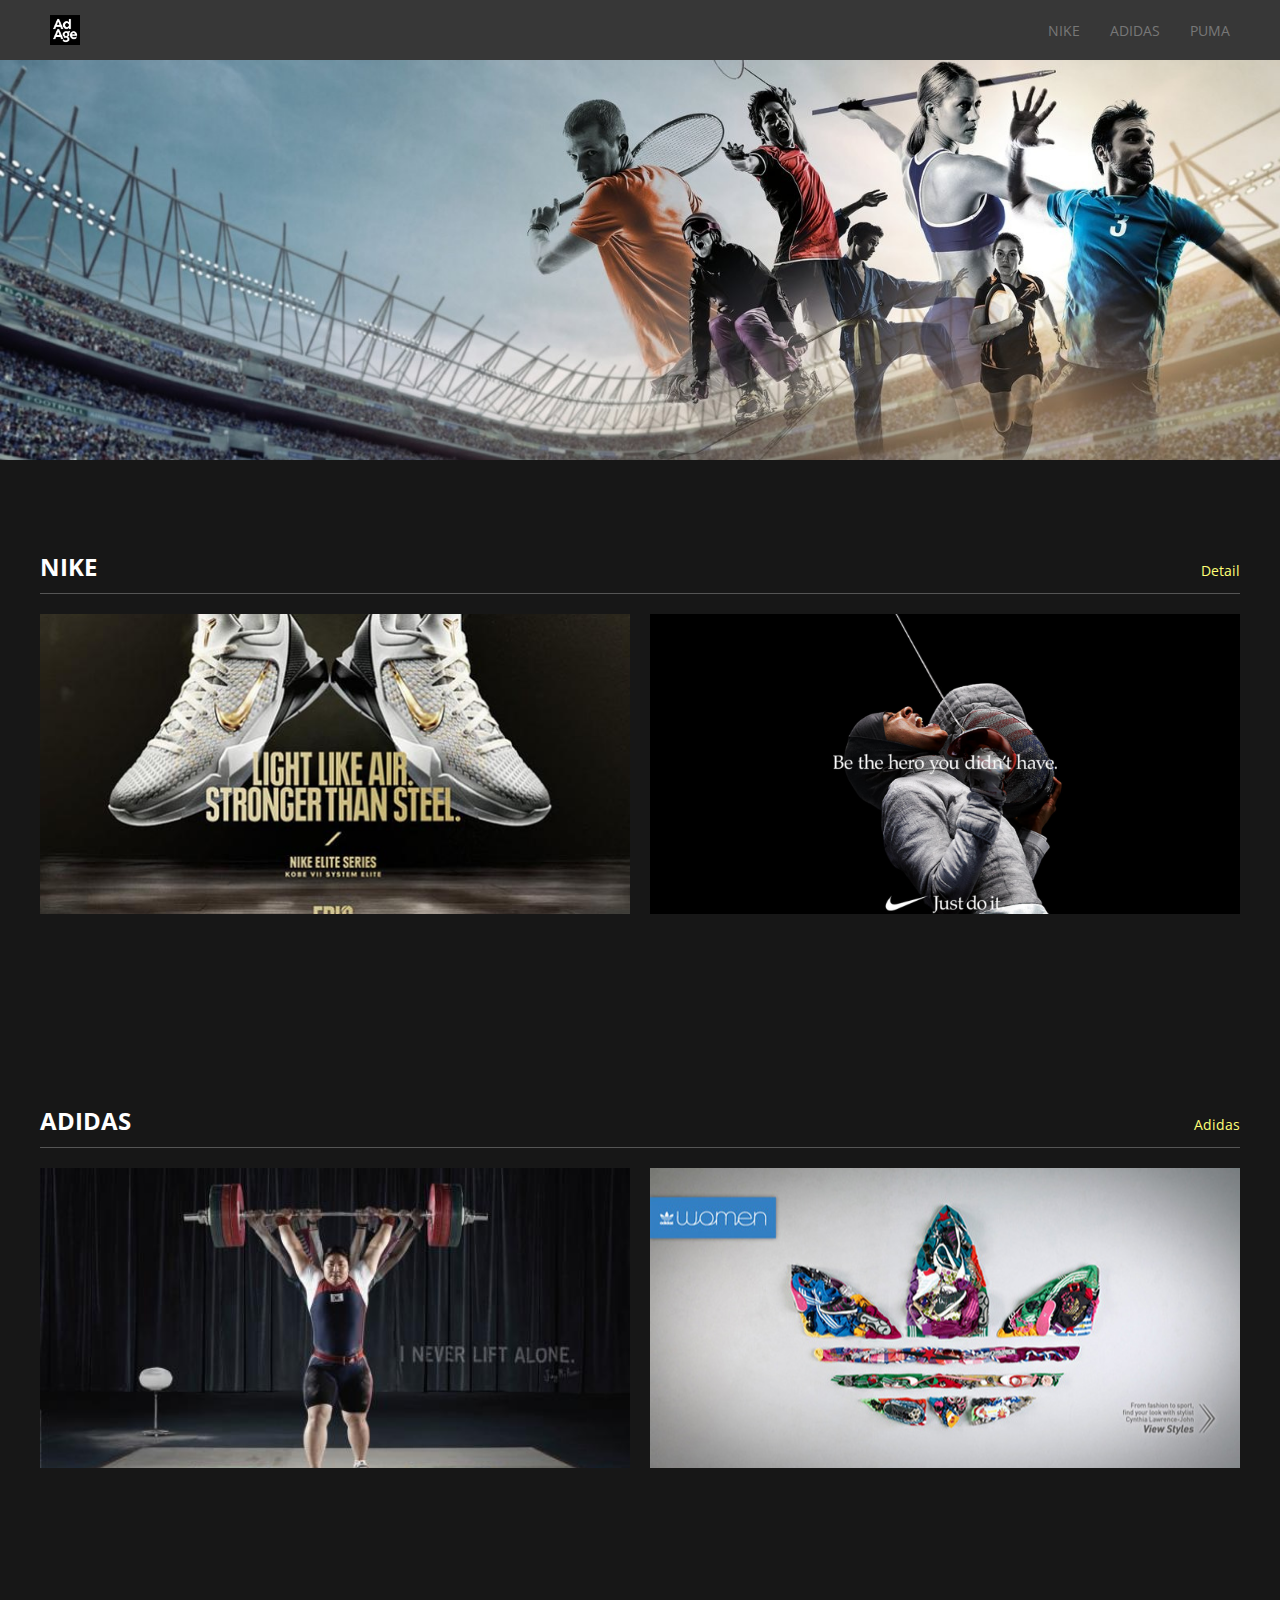
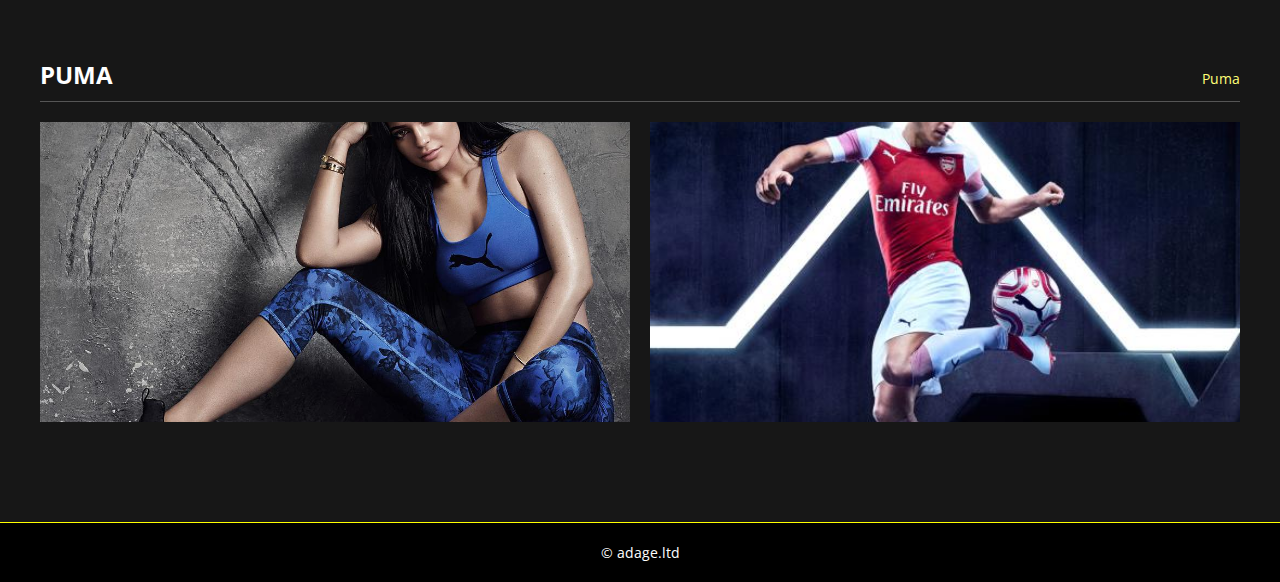
<file: index.html>
<!DOCTYPE html>
<html lang="en">
<head>
    <meta charset="UTF-8">
    <meta http-equiv="X-UA-Compatible" content="IE=edge">
    <meta name="viewport" content="width=device-width, initial-scale=1.0">
    <title>Hash_MainPage(index.html)</title>
    <link rel="shortcut icon" href="./img/logo.png" type="image/x-icon">
    <link rel="stylesheet" href="./css/common.css">
    <link rel="stylesheet" href="./css/common_res.css">
    <link rel="stylesheet" href="./css/index.css">
    <link rel="stylesheet" href="./css/index_res.css">
</head>
<body>
    <header>
        <div class="wrap">
            <div class="logo">
                <a href="./"><img src="./img/logo.png" alt="AdAge logo"></a>
            </div>
            <div class="resBtn">
                <ul>
                    <li class="menuBtn"><img src="./img/menu.svg" alt=""></li>
                    <li class="closeBtn"><img src="./img/close.svg" alt=""></li>
                </ul>
            </div>
            <nav>
                <ul>
                    <li><a href="./sub.html#nike">nike</a></li>
                    <li><a href="./sub.html#adidas">adidas</a></li>
                    <li><a href="./sub.html#puma">puma</a></li>
                </ul>
            </nav>
        </div>
    </header>
    

    <main></main>

    <section id="cont_01">
        <div class="wrap">
            <div class="title">
                <h3>nike</h3>
                <a href="./sub.html#nike">detail</a>
            </div>
            <div class="cont">
                <div></div>
                <div></div>
            </div>
        </div>
    </section>

    <section id="cont_02">
        <div class="wrap">
            <div class="title">
                <h3>adidas</h3>
                <a href="./sub.html#adidas">adidas</a>
            </div>
            <div class="cont">
                <div></div>
                <div></div>
            </div>
        </div>
    </section>

    
    <section id="cont_03">
        <div class="wrap">
            <div class="title">
                <h3>puma</h3>
                <a href="./sub.html#puma">puma</a>
            </div>
            <div class="cont">
                <div></div>
                <div></div>
            </div>
        </div>
    </section>


    <footer>
        <p>&copy; adage.ltd</p>
    </footer>

    <script src="./js/common.js"></script>
    <script src="./js/index.js"></script>
</body>
</html>
</file>
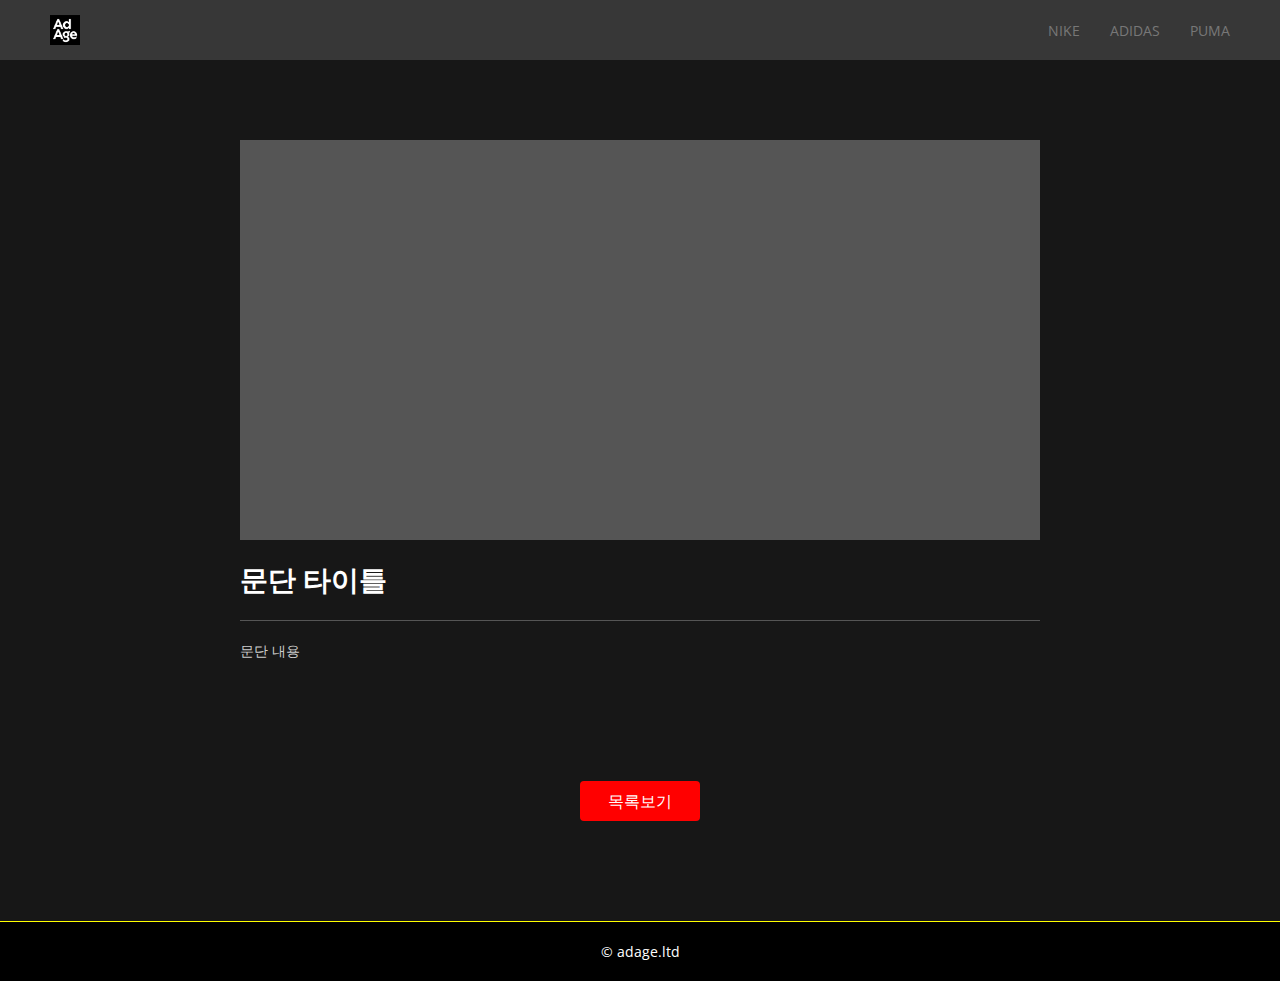
<file: detail.html>
<!DOCTYPE html>
<html lang="en">
<head>
    <meta charset="UTF-8">
    <meta http-equiv="X-UA-Compatible" content="IE=edge">
    <meta name="viewport" content="width=device-width, initial-scale=1.0">
    <title>Hash_DetailPage(detail.html)</title>
    <link rel="shortcut icon" href="./img/logo.png" type="image/x-icon">
    <link rel="stylesheet" href="./css/common.css">
    <link rel="stylesheet" href="./css/common_res.css">
    <link rel="stylesheet" href="./css/detail.css">
    <link rel="stylesheet" href="./css/detail_res.css">
</head>
<body>
    <header>
        <div class="wrap">
            <div class="logo">
                <a href="./"><img src="./img/logo.png" alt="AdAge logo"></a>
            </div>
            <div class="resBtn">
                <ul>
                    <li class="menuBtn"><img src="./img/menu.svg" alt=""></li>
                    <li class="closeBtn"><img src="./img/close.svg" alt=""></li>
                </ul>
            </div>
            <nav>
                <ul>
                    <li><a href="./sub.html#nike">nike</a></li>
                    <li><a href="./sub.html#adidas">adidas</a></li>
                    <li><a href="./sub.html#puma">puma</a></li>
                </ul>
            </nav>
        </div>
    </header>

    <section id="cont">
        <div class="wrap">
            <div class="ad_img"></div>
            <h3>문단 타이틀</h3>
            <p>문단 내용</p>
        </div>
    </section>

    <div class="history">
        <button>목록보기</button>
    </div>



    <footer>
        <p>&copy; adage.ltd</p>
    </footer>
    
    <script src="./js/common.js"></script>
    <script src="./js/detail.js"></script>
</body>
</html>
</file>
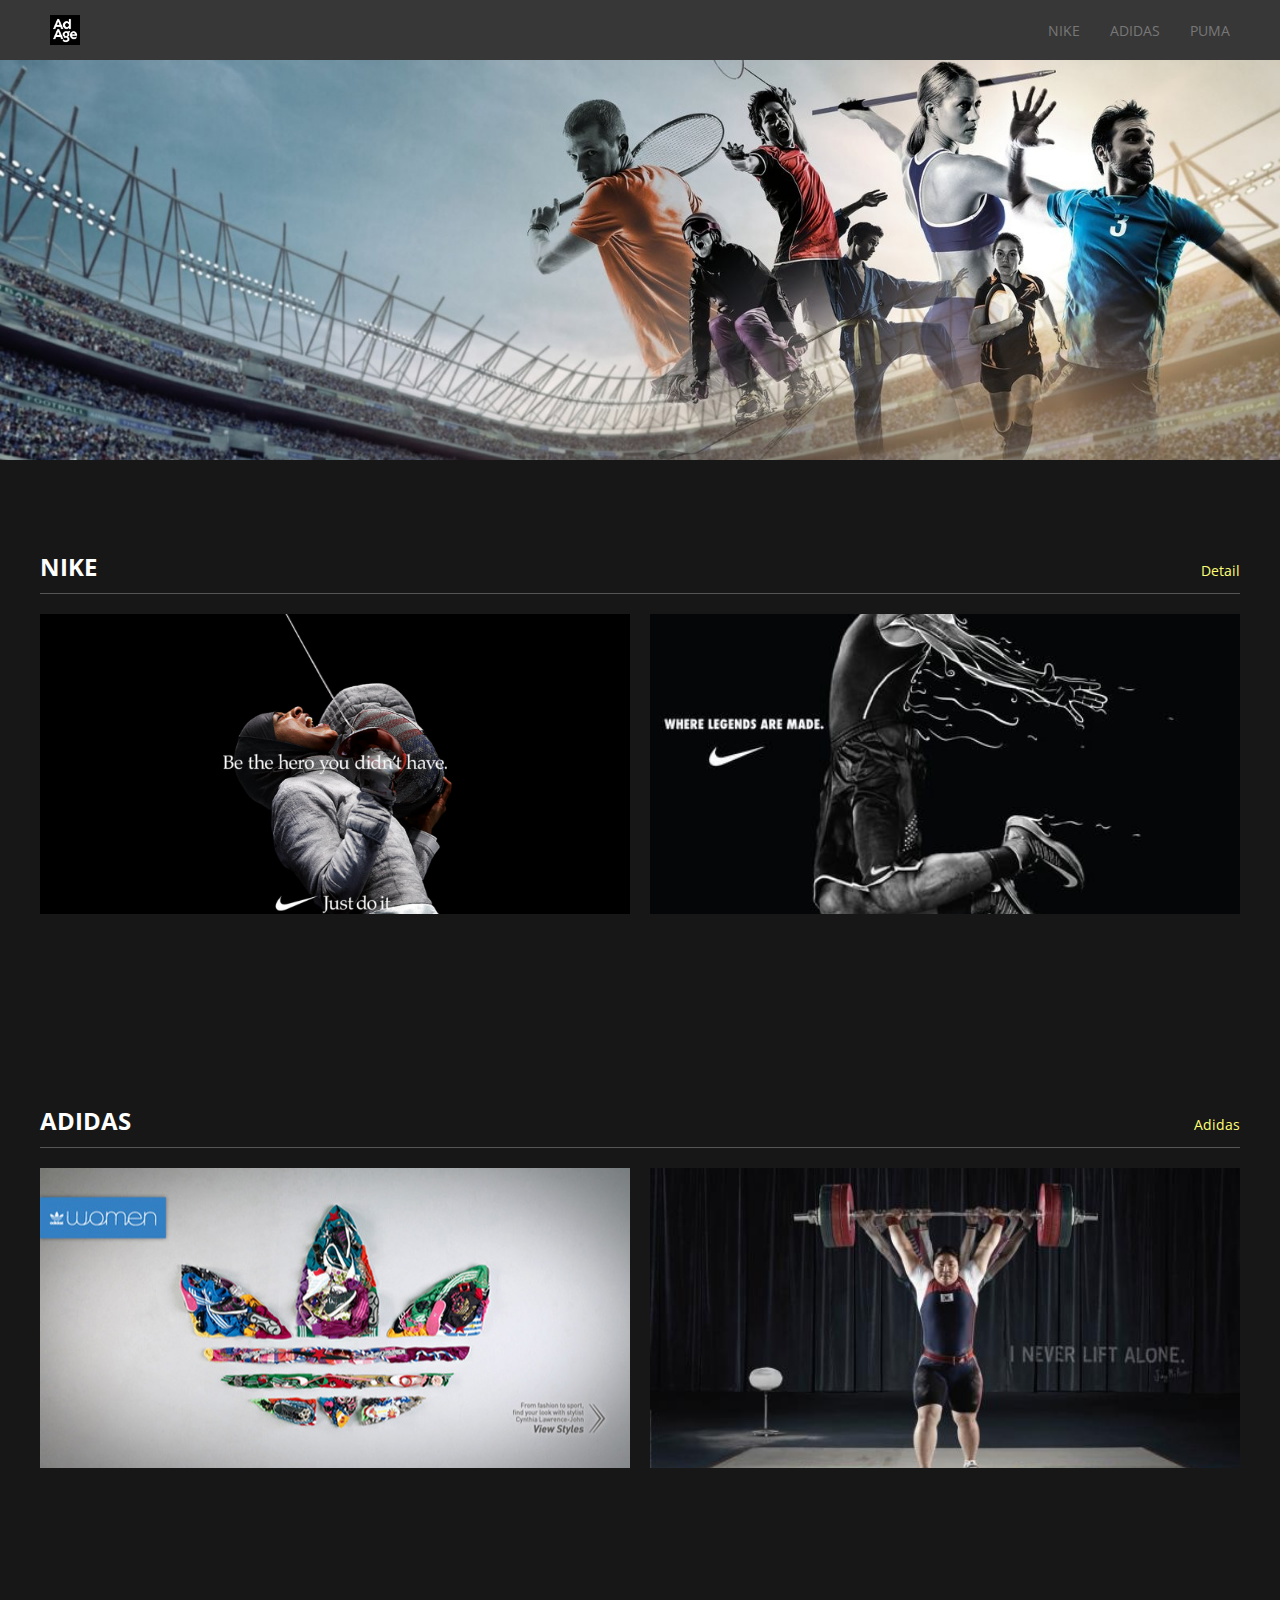
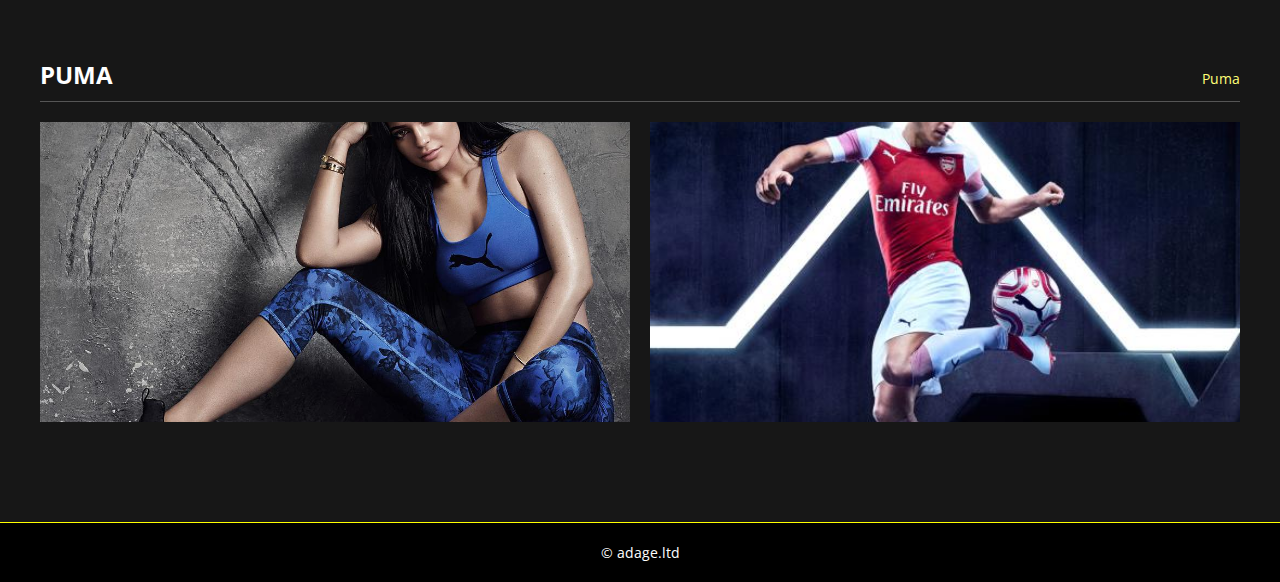
<file: sub.html>
<!DOCTYPE html>
<html lang="en">
<head>
    <meta charset="UTF-8">
    <meta http-equiv="X-UA-Compatible" content="IE=edge">
    <meta name="viewport" content="width=device-width, initial-scale=1.0">
    <title>Hash_SubPage(sub.html)</title>
    <link rel="shortcut icon" href="./img/logo.png" type="image/x-icon">
    <link rel="stylesheet" href="./css/common.css">
    <link rel="stylesheet" href="./css/common_res.css">
    <link rel="stylesheet" href="./css/sub.css">
    <link rel="stylesheet" href="./css/sub_res.css">
</head>
<body>
    <header>
        <div class="wrap">
            <div class="logo">
                <a href="./"><img src="./img/logo.png" alt="AdAge logo"></a>
            </div>
            <div class="resBtn">
                <ul>
                    <li class="menuBtn"><img src="./img/menu.svg" alt=""></li>
                    <li class="closeBtn"><img src="./img/close.svg" alt=""></li>
                </ul>
            </div>
            <nav>
                <ul>
                    <li rel="nike"><a href="#nike">nike</a></li>
                    <li rel="adidas"><a href="#adidas">adidas</a></li>
                    <li rel="puma"><a href="#puma">puma</a></li>
                </ul>
            </nav>
        </div>
    </header>
    <main></main>
    <section id="cont">
        <div class="wrap">
            <div class="title">
                <h3>nike</h3>
            </div>
            <div class="cont">
                <div></div>
                <div></div>
                <div></div>
                <div></div>
            </div>
        </div>
    </section>

    <footer>
        <p>&copy; adage.ltd</p>
    </footer>






    <script src="./js/common.js"></script>
    <script src="./js/sub.js"></script>
</body>
</html>
</file>
<file: css/common.css>
/*common.css*/
/*공통요소*/
@charset "utf-8";
@import url('https://fonts.googleapis.com/css2?family=Open+Sans:wght@300;400;500;600;700&display=swap');

*{box-sizing: border-box; font-family: 'Open Sans', sans-serif;}
html, body{margin: 0; padding: 0;}
h1, h2, h3, h4, h5, h6, p{margin: 0;}
ul, ol{margin: 0; padding: 0; list-style: none;}
a{text-decoration: none;}

body{background-color: #171717;}


/*header*/
header{height: 60px; background-color: #373737;}
header .wrap{
    width: 1200px;
    margin: 0 auto;
    height: 100%;
    padding: 0 10px;
    display: flex;
    flex-wrap: wrap;
    justify-content: space-between;
    align-items: center;
    position: relative;
}
header .wrap .logo{}
header .wrap .logo a{}
header .wrap .logo a img{display: block; height: 30px;}

header .wrap nav{}
header .wrap nav ul{display: flex; flex-wrap: wrap;}
header .wrap nav ul li{margin: 0 15px;}
header .wrap nav ul li:last-child{margin-right: 0;}
header .wrap nav ul li a{
    display: block; 
    text-transform: uppercase;
    color:#777;
    font-size: 14px;
}
header .wrap nav ul li:hover a{color:#ff0;}

/*footer*/
footer{width: 100%;}
footer p{
    padding: 20px 0; 
    background-color: #000;
    border-top: 1px solid #ff0;
    color:#fff;
    font-size: 14px;
    text-align: center;
}
</file>
<file: css/common_res.css>
/*common_res.css*/
@charset "utf-8";
.resBtn{display: none;}

@media (max-width : 1199px){
    header .wrap{width: 100%;}
}
@media (max-width : 767px){
    body.showMenu{overflow-y: hidden;}

    .resBtn{
        position: absolute;
        display: block;
        top: 0;
        right: 0;
        width: 60px; height: 60px;
    }
    .resBtn.active{position: fixed; z-index: 2;}
    .resBtn ul{}
    .resBtn ul li{
        position: absolute; 
        top: 50%; left: 50%; 
        transform: translate(-50%, -50%);
    }

    .resBtn ul li img{
        display: block; 
        height: 30px; 
        cursor: pointer;
    }
    .resBtn ul li:first-child img{}
    .resBtn ul li:last-child img{display: none;}

    .resBtn.active ul li:first-child img{display: none;}
    .resBtn.active ul li:last-child img{display: block;}

    header .wrap nav{
        position: fixed; top: 0; left: 0;
        width: 100%; height: 100%;
        background-color: rgba(255, 255, 255, 0.75);
        transform: translateY(-100%);
        z-index: 1;
    }
    header .wrap nav.active{
        transform: translateY(0%);
        transition: transform 0.5s;
    }
    header .wrap nav ul{
        width: 100%; height: 100%;
        flex-direction: column;
        align-items: center;
        justify-content: center;
    }
    header .wrap nav ul li{padding: 20px 0; margin: 0;}
    header .wrap nav ul li a{font-size: 28px; font-weight: 700;}
    header .wrap nav ul li:hover a{color:#f90;}
}
</file>
<file: css/index.css>
/*index.css*/
@charset "utf-8";

main{
    height: 400px;
    background-image: url(../img/main.jpg);
    background-size: cover;
    background-position: 50% 50%;
    animation: 30s moveBg infinite linear 
}
@keyframes moveBg{
    0%{background-position: 50% 0%;}
    50%{background-position: 50% 100%;}
    100%{background-position: 50% 0%;}
}

section{padding: 80px 0 60px;}
section .wrap{width: 1200px; margin: 0 auto;}
section .wrap .title{
    border-bottom: 1px solid #555; 
    padding: 10px 0;
    display: flex;
    justify-content: space-between;
    align-items: baseline;
}
section .wrap .title h3{font-size: 24px; color:#fff; text-transform: uppercase;}
section .wrap .title a{font-size: 14px; color:#ff7; text-transform: capitalize;}
section .wrap .title a:hover{color:fa0;}

section .wrap .cont{
    padding: 20px 0;
    display: flex;
    flex-wrap: wrap;
    margin-left: -10px;
    margin-right: -10px;
}

section .wrap .cont > div{
    width:calc(50% - 20px); 
    margin: 0 10px 20px;
    height: 300px; 
    background-color: #555;
    background-size: cover;
    background-position: 50% 50%;
    cursor: pointer;
}
</file>
<file: css/index_res.css>
/*index_res.css*/
@charset "utf-8";

@media (max-width:1199px){
    section .wrap{width: 100%; padding: 0 20px;}
}
@media (max-width:767px){
    main{height: 280px;}
    section{padding: 50px 0 30px;}
    section .wrap .cont > div{width: calc(100% - 20px);}
}
</file>
<file: css/detail.css>
/*detail.css*/
@charset "utf-8";

section{padding: 80px 0;}
section .wrap{width: 800px; margin: 0 auto;}
section .wrap .ad_img{
    width: 100%;
    height: 400px;
    background-size: cover;
    background-color: #555;
    animation: 30s detailShow infinite linear;
}
@keyframes detailShow{
    0%{background-position: 50% 10%;}
    50%{background-position: 50% 90%;}
    100%{background-position: 50% 10%;}
}
section .wrap h3{
    padding: 20px 0; 
    color:#fff;
    font-size: 28px;
    text-transform: uppercase;
    border-bottom: 1px solid #555;
}
section .wrap p{
    padding-top: 20px;
    padding-bottom: 40px;
    color:#ccc;
    font-size: 14px;
}

.history{padding-bottom: 100px; text-align: center;}
.history button{
    width: 120px;
    height: 40px; 
    border-radius: 4px;
    background-color: #f00;
    color:#fff;
    font-size: 16px;
    border: none;
    cursor: pointer;
}
</file>
<file: css/detail_res.css>
/*detail_res.css*/
@charset "utf-8";

@media (max-width : 799px){
    section .wrap{width: 100%; padding: 0 20px;}
}
@media (max-width : 767px){
    section{padding: 50px 0 30px;}
}
</file>
<file: css/sub.css>
/*sub.css*/
@charset "utf-8";

main{
    height: 300px;
    background-color: #555;
    background-size: cover;
    /* background-image: url(../img/adidas_banner.jpg); */
    animation: 30s moveBg infinite linear;
}
@keyframes moveBg{
    0%{background-position: 50% 25%;}
    50%{background-position: 50% 75%;}
    100%{background-position: 50% 25%;}
}

section{padding: 80px 0;}
section .wrap{width: 1200px; margin: 0 auto;}
section .wrap .title{padding: 10px 0; border-bottom: 1px solid #555;}
section .wrap .title h3{
    font-size: 28px;
    color:#fff;
    text-transform: uppercase;
    font-weight: 700;
    font-style: italic;
}
section .wrap .cont{
    padding: 20px 0;
    display: flex;
    flex-wrap: wrap;
    margin-left: -10px;
    margin-right: -10px;
}
section .wrap .cont div{
    width: calc(25% - 20px);
    height: 280px;
    margin: 0 10px 20px;
    background-color: #555;
    background-size: cover;
    background-position: 50% 50%;
    cursor: pointer;
}
</file>
<file: css/sub_res.css>
/*sub_res.css*/
@charset "utf-8";

@media (max-width:1199px){

    section .wrap{width: 100%; padding: 0 20px;}
}
@media (max-width:991px){
    main{height: 250px;}
    section .wrap .cont div{width: calc(50% - 20px);}
}
@media (max-width:767px){
    main{height: 200px;}
    section{padding: 50px 0 30px;}
    section .wrap .cont div{width: calc(100% - 20px);}
}
</file>
